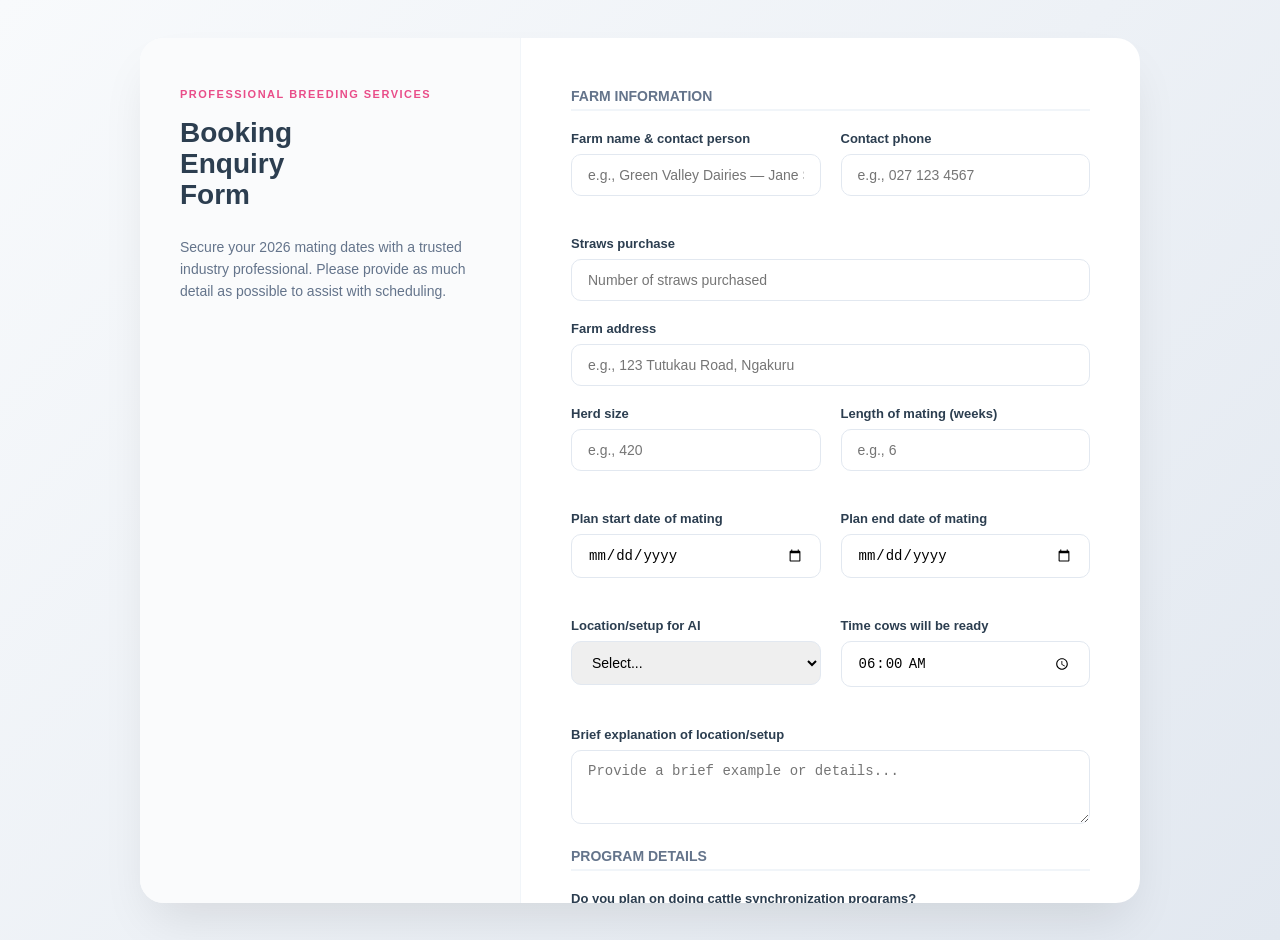
<file: booking.html>
<!doctype html>
<html lang="en">
  <head>
    <meta charset="UTF-8" />
    <meta name="viewport" content="width=device-width, initial-scale=1.0" />
    <title>Booking Enquiry | Professional Breeding Services</title>
    <link rel="stylesheet" href="css/style.css" />
  </head>
  <body class="booking-page-body">
    <div class="booking-container">
      <div class="info-sidebar">
        <span class="tag-line">Professional Breeding Services</span>
        <h1 class="sidebar-title">Booking<br />Enquiry<br />Form</h1>
        <p class="sidebar-text">
          Secure your 2026 mating dates with a trusted industry professional.
          Please provide as much detail as possible to assist with scheduling.
        </p>
      </div>

      <form
        class="form-content booking-form"
        id="bookingForm"
        name="booking-enquiry"
        method="POST"
        data-netlify="true"
        netlify-honeypot="bot-field"
      >
        <!-- Required for JS submissions: tells Netlify which form this is -->
        <input type="hidden" name="form-name" value="booking-enquiry" />

        <!-- Honeypot: invisible to humans, traps bots -->
        <p hidden>
          <label
            >Don't fill this out if you're human: <input name="bot-field"
          /></label>
        </p>

        <span class="section-label">FARM INFORMATION</span>

        <div class="form-grid">
          <div class="field">
            <label for="farm_name">Farm name & contact person</label>
            <input
              type="text"
              id="farm_name"
              name="farm_name"
              placeholder="e.g., Green Valley Dairies — Jane Smith"
              required
            />
          </div>
          <div class="field">
            <label for="phone">Contact phone</label>
            <input
              type="tel"
              id="phone"
              name="phone"
              placeholder="e.g., 027 123 4567"
              required
            />
          </div>
        </div>

        <div class="field">
          <label for="straws_count">Straws purchase</label>
          <input
            type="number"
            id="straws_count"
            name="straws_count"
            placeholder="Number of straws purchased"
            min="0"
          />
        </div>

        <div class="field">
          <label for="address">Farm address</label>
          <input
            type="text"
            id="address"
            name="address"
            placeholder="e.g., 123 Tutukau Road, Ngakuru"
            required
          />
        </div>

        <div class="form-grid">
          <div class="field">
            <label for="herd_size">Herd size</label>
            <input
              type="number"
              id="herd_size"
              name="herd_size"
              placeholder="e.g., 420"
              min="1"
            />
          </div>
          <div class="field">
            <label for="mating_weeks">Length of mating (weeks)</label>
            <input
              type="number"
              id="mating_weeks"
              name="mating_weeks"
              placeholder="e.g., 6"
              min="1"
            />
          </div>
          <div class="field">
            <label for="start_date">Plan start date of mating</label>
            <input type="date" id="start_date" name="start_date" />
          </div>
          <div class="field">
            <label for="end_date">Plan end date of mating</label>
            <input type="date" id="end_date" name="end_date" />
          </div>
          <div class="field">
            <label for="setup_type">Location/setup for AI</label>
            <select id="setup_type" name="setup_type">
              <option value="">Select...</option>
              <option value="rotary">Rotary</option>
              <option value="herringbone">Herringbone</option>
              <option value="in-race">In-race</option>
            </select>
          </div>
          <div class="field">
            <label for="ready_time">Time cows will be ready</label>
            <input
              type="time"
              id="ready_time"
              name="ready_time"
              value="06:00"
            />
          </div>
        </div>

        <div class="field">
          <label for="setup_details">Brief explanation of location/setup</label>
          <textarea
            id="setup_details"
            name="setup_details"
            rows="3"
            placeholder="Provide a brief example or details..."
          ></textarea>
        </div>

        <span class="section-label">PROGRAM DETAILS</span>

        <div class="field">
          <label>Do you plan on doing cattle synchronization programs?</label>
          <div class="radio-group">
            <label class="radio-option"
              ><input type="radio" name="sync" value="yes" /> Yes</label
            >
            <label class="radio-option"
              ><input type="radio" name="sync" value="no" /> No</label
            >
          </div>
        </div>

        <div class="field">
          <label>Do you want heifers (R2 cattle inseminated)?</label>
          <div class="radio-group">
            <label class="radio-option"
              ><input type="radio" name="heifers" value="yes" /> Yes</label
            >
            <label class="radio-option"
              ><input type="radio" name="heifers" value="no" /> No</label
            >
          </div>
        </div>

        <span class="section-label" id="contact">CONTACT</span>
        <p class="sidebar-text" style="margin-top: 0.5rem; margin-bottom: 1rem">
          Request a quote now. Going service fee is
          <strong>$1000 + GST</strong> per week and includes travel plus all
          disposables. Provide your name and phone so we can schedule a call.
        </p>
        <div class="form-grid">
          <div class="field">
            <label for="contact_name">Contact name</label>
            <input
              type="text"
              id="contact_name"
              name="contact_name"
              placeholder="e.g., Jane Smith"
              required
            />
          </div>
          <div class="field">
            <label for="contact_phone">Contact phone</label>
            <input
              type="tel"
              id="contact_phone"
              name="contact_phone"
              placeholder="e.g., 027 123 4567"
              required
            />
          </div>
          <div class="field full-width">
            <label for="email">Your email</label>
            <input
              type="email"
              id="email"
              name="email"
              placeholder="you@example.com"
              required
            />
          </div>
        </div>

        <div class="field">
          <label for="notes">Additional notes</label>
          <textarea id="notes" name="notes" rows="2"></textarea>
        </div>

        <button type="submit" class="submit-btn">Submit Booking Request</button>
      </form>
    </div>

    <!-- Form submit handler -->
    <!--
    Netlify Forms (production):
      - Posts form data to "/" as URL-encoded form data.
      - Netlify's build-time scanner detects the <form data-netlify="true"> tag
        and wires up the catcher automatically.
      - Email notifications are configured in the Netlify dashboard
        (Site → Forms → Settings → Form notifications).

    Local dev:
      - There's no Netlify catcher running locally, so the POST will fail.
      - The catch block still redirects to thank-you.html so you can test the flow.

    Future MERN upgrade path:
      - Swap the fetch URL from "/" to your Express endpoint (e.g. /api/bookings).
      - Keep the redirect on success, show an inline error on failure.
-->
    <script>
      document
        .getElementById("bookingForm")
        .addEventListener("submit", async (e) => {
          e.preventDefault();
          const form = e.target;

          // --- Business rule: AB mating period must be <= 6 weeks (42 days) ---
          // NZ dairy standard: a single mating block typically runs 6 weeks max.
          // Catching bad date ranges here saves chasing up farmers later.
          const startValue = form.start_date.value;
          const endValue = form.end_date.value;
          if (startValue && endValue) {
            const diffDays =
              (new Date(endValue) - new Date(startValue)) /
              (1000 * 60 * 60 * 24);
            if (diffDays < 0) {
              alert("End date must be on or after the start date.");
              return;
            }
            if (diffDays > 42) {
              alert(
                "The mating period cannot be longer than 6 weeks (42 days). Please adjust the start or end date.",
              );
              return;
            }
          }

          const body = new URLSearchParams(new FormData(form)).toString();

          try {
            const response = await fetch("/", {
              method: "POST",
              headers: { "Content-Type": "application/x-www-form-urlencoded" },
              body: body,
            });
            if (!response.ok) {
              console.warn(
                "Form POST returned non-OK status:",
                response.status,
              );
            }
          } catch (err) {
            // Most common cause: testing locally with no Netlify catcher running.
            console.warn("Form POST failed (expected during local dev):", err);
          }

          window.location.href = "thank-you.html";
        });
    </script>
  </body>
</html>
</file>
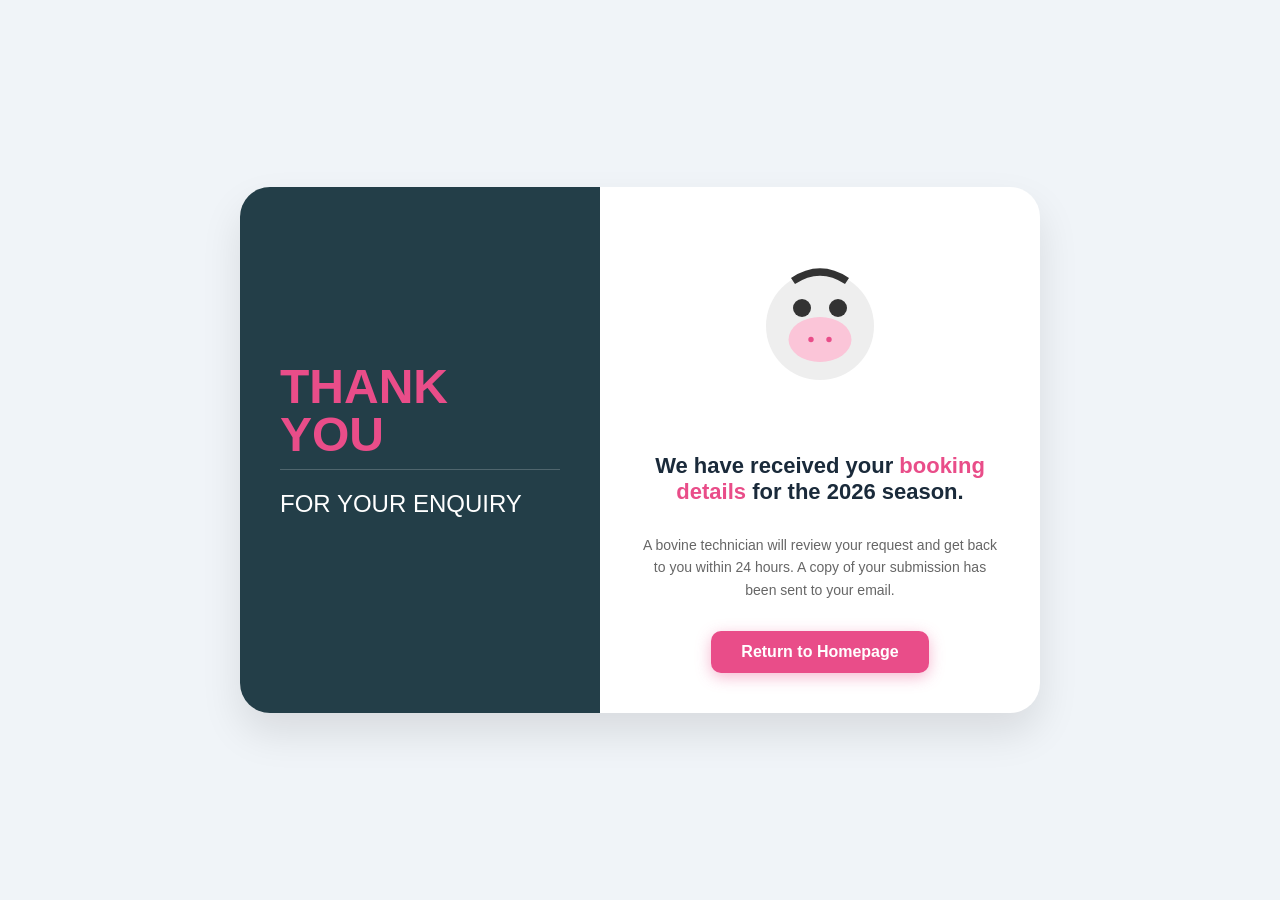
<file: thank-you.html>
<!DOCTYPE html>
<html lang="en">
<head>
    <meta charset="UTF-8">
    <meta name="viewport" content="width=device-width, initial-scale=1.0">
    <title>Thank You | Independent AB Technician</title>
    <link rel="stylesheet" href="css/style.css">
</head>
<body class="thank-you-page-body">

<div class="thank-you-card">
    <div class="left-panel">
        <h1>THANK YOU</h1>
        <h2>FOR YOUR ENQUIRY</h2>
    </div>

    <div class="right-panel">
        <!-- Cow Illustration -->
        <div class="cow-container">
            <svg viewBox="0 0 200 200" xmlns="http://www.w3.org/2000/svg">
                <!-- Simplified Cow SVG to match the 3D style -->
                <circle cx="100" cy="110" r="60" fill="#eee" />
                <circle cx="80" cy="90" r="10" fill="#333" />
                <circle cx="120" cy="90" r="10" fill="#333" />
                <ellipse cx="100" cy="125" rx="35" ry="25" fill="#fbc5d8" />
                <circle cx="90" cy="125" r="3" fill="#e94d89" />
                <circle cx="110" cy="125" r="3" fill="#e94d89" />
                <path d="M70,60 Q100,40 130,60" stroke="#333" stroke-width="8" fill="none" />
            </svg>
        </div>

        <h3>We have received your <span>booking details</span> for the 2026 season.</h3>
        <p>A bovine technician will review your request and get back to you within 24 hours. A copy of your submission has been sent to your email.</p>
        
        <a href="index.html" class="home-link">Return to Homepage</a>
    </div>
</div>

</body>
</html>
</file>
<file: css/style.css>
/* ==========================================================================
   Independent AB Technician — Custom Overrides
   --------------------------------------------------------------------------
   Tailwind (loaded via CDN in each HTML <head>) handles the bulk of styling.
   This file is reserved for:
     - Project-wide tokens Tailwind doesn't already provide
     - Hand-written component styles that need more than utility classes
     - Tweaks that override Tailwind defaults
   Add new rules below as the project grows.
   ========================================================================== */

/* --- Global theme tokens ------------------------------------------------- */
:root {
  color-scheme: light;
  --primary-pink: #e94d89;
  --dark-text: #2c3e50;
  --muted-text: #64748b;
  --bg-gradient: linear-gradient(135deg, #f8fafc 0%, #e2e8f0 100%);
  --white: #ffffff;
  --dark-blue: #1a2a3a;
  --dark-teal: #233e48;
}

/* --- Index Page Styles --- */
.index-page-body { 
    font-family: 'Inter', sans-serif; 
}

.bg-custom {
    background: radial-gradient(circle at top right, #fff1f2, #f0f5f9 50%);
}

#service-map {
    height: 420px;
    width: 100%;
    border-radius: 3rem;
    z-index: 0;
}

.badge-pill {
    display: inline-block; 
    background: #fdf2f8; 
    border: 1px solid #fce7f3; 
    border-radius: 999px; 
    padding: 8px 18px; 
    max-width: 100%;
}

.badge-pill p {
    color: #ec4899; 
    font-weight: 800; 
    font-size: 12px; 
    letter-spacing: 0.05em; 
    text-transform: uppercase; 
    margin: 0; 
    word-break: break-word;
}

/* Leaflet Customizations */
.map-pin {
    background: #ec4899;
    border: 3px solid #fff;
    border-radius: 50% 50% 50% 0;
    width: 22px;
    height: 22px;
    transform: rotate(-45deg);
    box-shadow: 0 2px 8px rgba(236,72,153,0.5);
}

.modal-overlay {
    position: fixed;
    inset: 0;
    z-index: 50;
    background: rgba(15, 23, 42, 0.55);
    display: grid;
    place-items: center;
    padding: 1.5rem;
}

.modal-panel {
    width: 100%;
    max-width: 480px;
    background: #ffffff;
    border-radius: 24px;
    box-shadow: 0 35px 80px rgba(15, 23, 42, 0.18);
    padding: 1.75rem;
}

.modal-header {
    display: flex;
    justify-content: space-between;
    align-items: start;
    margin-bottom: 1.25rem;
}

.modal-header button {
    background: transparent;
    border: none;
    font-size: 1.5rem;
    line-height: 1;
    cursor: pointer;
}

.modal-overlay.hidden {
    display: none;
}

@media (max-width: 640px) {
    .modal-panel {
        border-radius: 20px;
        padding: 1.25rem;
    }
}

.map-popup-label {
    color: #ec4899;
    font-size: 12px;
}

@media (max-width: 640px) {
    #service-map { height: 300px; border-radius: 2rem; }
}

@media (max-width: 1024px) {
    .booking-page-body .booking-container {
        flex-direction: column;
    }
    .booking-page-body .info-sidebar {
        width: 100%;
        padding: 30px;
        border-right: none;
    }
    .booking-page-body .form-content {
        padding: 30px;
    }
}

@media (max-width: 768px) {
    .booking-page-body .form-grid {
        grid-template-columns: 1fr;
    }
    .booking-page-body .full-width {
        grid-column: span 1;
    }
    .booking-page-body .sidebar-title {
        font-size: 32px;
    }
    .booking-page-body .info-sidebar {
        padding: 24px;
    }
}

/* --- Booking Page Styles --- */
.booking-page-body {
    font-family: 'Inter', -apple-system, sans-serif;
    background: var(--bg-gradient);
    display: flex;
    justify-content: center;
    align-items: center;
    min-height: 100vh;
    margin: 0;
    padding: 20px;
    color: var(--dark-text);
}

.booking-container {
    background: var(--white);
    width: 100%;
    max-width: 1000px;
    display: flex;
    border-radius: 24px;
    overflow: hidden;
    box-shadow: 0 25px 50px -12px rgba(0, 0, 0, 0.1);
}

.info-sidebar {
    background-color: #fafbfc;
    padding: 50px 40px;
    width: 30%;
    border-right: 1px solid #f1f5f9;
}

.tag-line {
    color: var(--primary-pink);
    font-size: 11px;
    font-weight: 800;
    text-transform: uppercase;
    letter-spacing: 1.5px;
    margin-bottom: 12px;
    display: block;
}

.sidebar-title {
    font-size: 28px;
    font-weight: 800;
    line-height: 1.1;
    margin-bottom: 25px;
}

.form-content {
    padding: 50px;
    flex: 1;
    max-height: 85vh;
    overflow-y: auto;
}

.section-label {
    font-size: 14px;
    font-weight: 700;
    color: var(--muted-text);
    margin-bottom: 20px;
    display: block;
    border-bottom: 2px solid #f1f5f9;
    padding-bottom: 5px;
}

.form-grid {
    display: grid;
    grid-template-columns: 1fr 1fr;
    gap: 20px;
    margin-bottom: 20px;
}

.full-width { grid-column: span 2; }

.field { margin-bottom: 20px; }

/* Target only top-level labels in fields, not radio options */
.booking-page-body .field > label {
    display: block;
    font-size: 13px;
    font-weight: 600;
    margin-bottom: 8px;
}

.sidebar-text {
    color: var(--muted-text);
    font-size: 14px;
    line-height: 1.6;
}

.booking-page-body input, 
.booking-page-body select, 
.booking-page-body textarea {
    width: 100%;
    padding: 12px 16px;
    border: 1.5px solid #e2e8f0;
    border-radius: 10px;
    font-size: 14px;
    transition: border-color 0.2s;
    box-sizing: border-box;
}

.booking-page-body input:focus { border-color: var(--primary-pink); outline: none; }

.radio-group {
    display: flex;
    gap: 20px;
    margin-top: 5px;
}

.radio-option {
    display: flex;
    align-items: center;
    gap: 8px;
    font-size: 14px;
    cursor: pointer;
}

.radio-option input { width: auto; margin: 0; }

.submit-btn {
    background-color: var(--primary-pink);
    color: white;
    border: none;
    padding: 18px;
    border-radius: 14px;
    font-weight: 700;
    font-size: 16px;
    width: 100%;
    cursor: pointer;
    box-shadow: 0 10px 15px -3px rgba(233, 77, 137, 0.3);
    margin-top: 10px;
}

@media (max-width: 850px) {
    .booking-container { flex-direction: column; }
    .info-sidebar { width: 100%; padding: 30px; border-right: none; }
    .form-grid { grid-template-columns: 1fr; }
    .full-width { grid-column: span 1; }
}

/* --- Thank You Page Styles --- */
.thank-you-page-body {
    font-family: 'Segoe UI', sans-serif;
    background: #f0f4f8;
    display: flex;
    justify-content: center;
    align-items: center;
    height: 100vh;
    margin: 0;
}

.thank-you-card {
    background: var(--white);
    width: 90%;
    max-width: 800px;
    display: flex;
    border-radius: 30px;
    overflow: hidden;
    box-shadow: 0 20px 40px rgba(0,0,0,0.1);
}

.left-panel {
    background-color: var(--dark-teal);
    color: white;
    padding: 60px 40px;
    width: 35%;
    display: flex;
    flex-direction: column;
    justify-content: center;
}

.left-panel h1 {
    font-size: 48px;
    margin: 0;
    color: var(--primary-pink);
    line-height: 1;
}

.left-panel h2 {
    font-size: 24px;
    font-weight: 300;
    margin-top: 10px;
    border-top: 1px solid rgba(255,255,255,0.2);
    padding-top: 20px;
}

.right-panel {
    padding: 40px;
    flex: 1;
    text-align: center;
    display: flex;
    flex-direction: column;
    align-items: center;
    justify-content: center;
}

.cow-container {
    width: 180px;
    margin-bottom: 20px;
    animation: float 3s ease-in-out infinite;
}

@keyframes float {
    0% { transform: translateY(0px); }
    50% { transform: translateY(-15px); }
    100% { transform: translateY(0px); }
}

.right-panel h3 {
    font-size: 22px;
    color: var(--dark-blue);
    margin-bottom: 15px;
}

.right-panel span {
    color: var(--primary-pink);
}

.right-panel p {
    color: #666;
    font-size: 14px;
    line-height: 1.6;
    margin-bottom: 30px;
}

.home-link {
    background-color: var(--primary-pink);
    color: white;
    text-decoration: none;
    padding: 12px 30px;
    border-radius: 10px;
    font-weight: bold;
    box-shadow: 0 4px 15px rgba(233, 77, 137, 0.4);
    display: inline-block;
}

@media (max-width: 600px) {
    .thank-you-card { flex-direction: column; }
    .left-panel { width: 100%; padding: 30px; }
}
</file>
